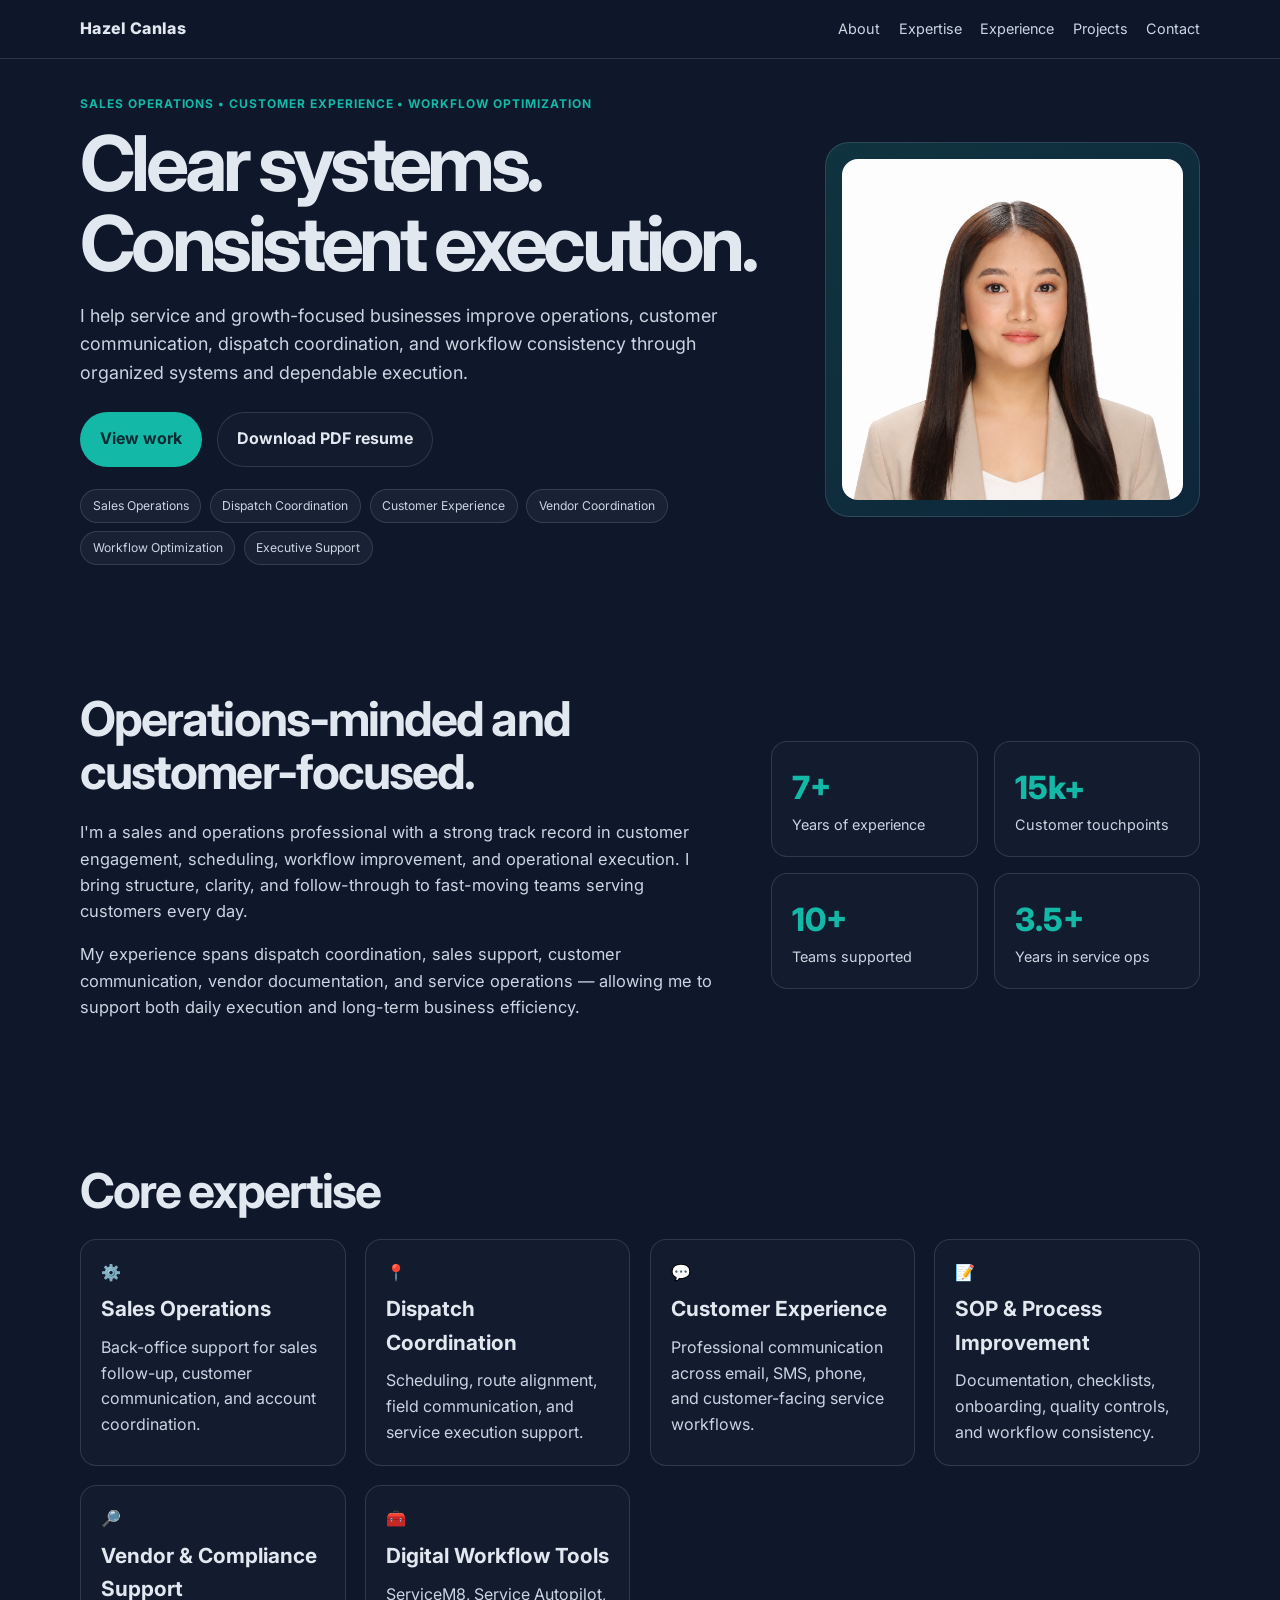
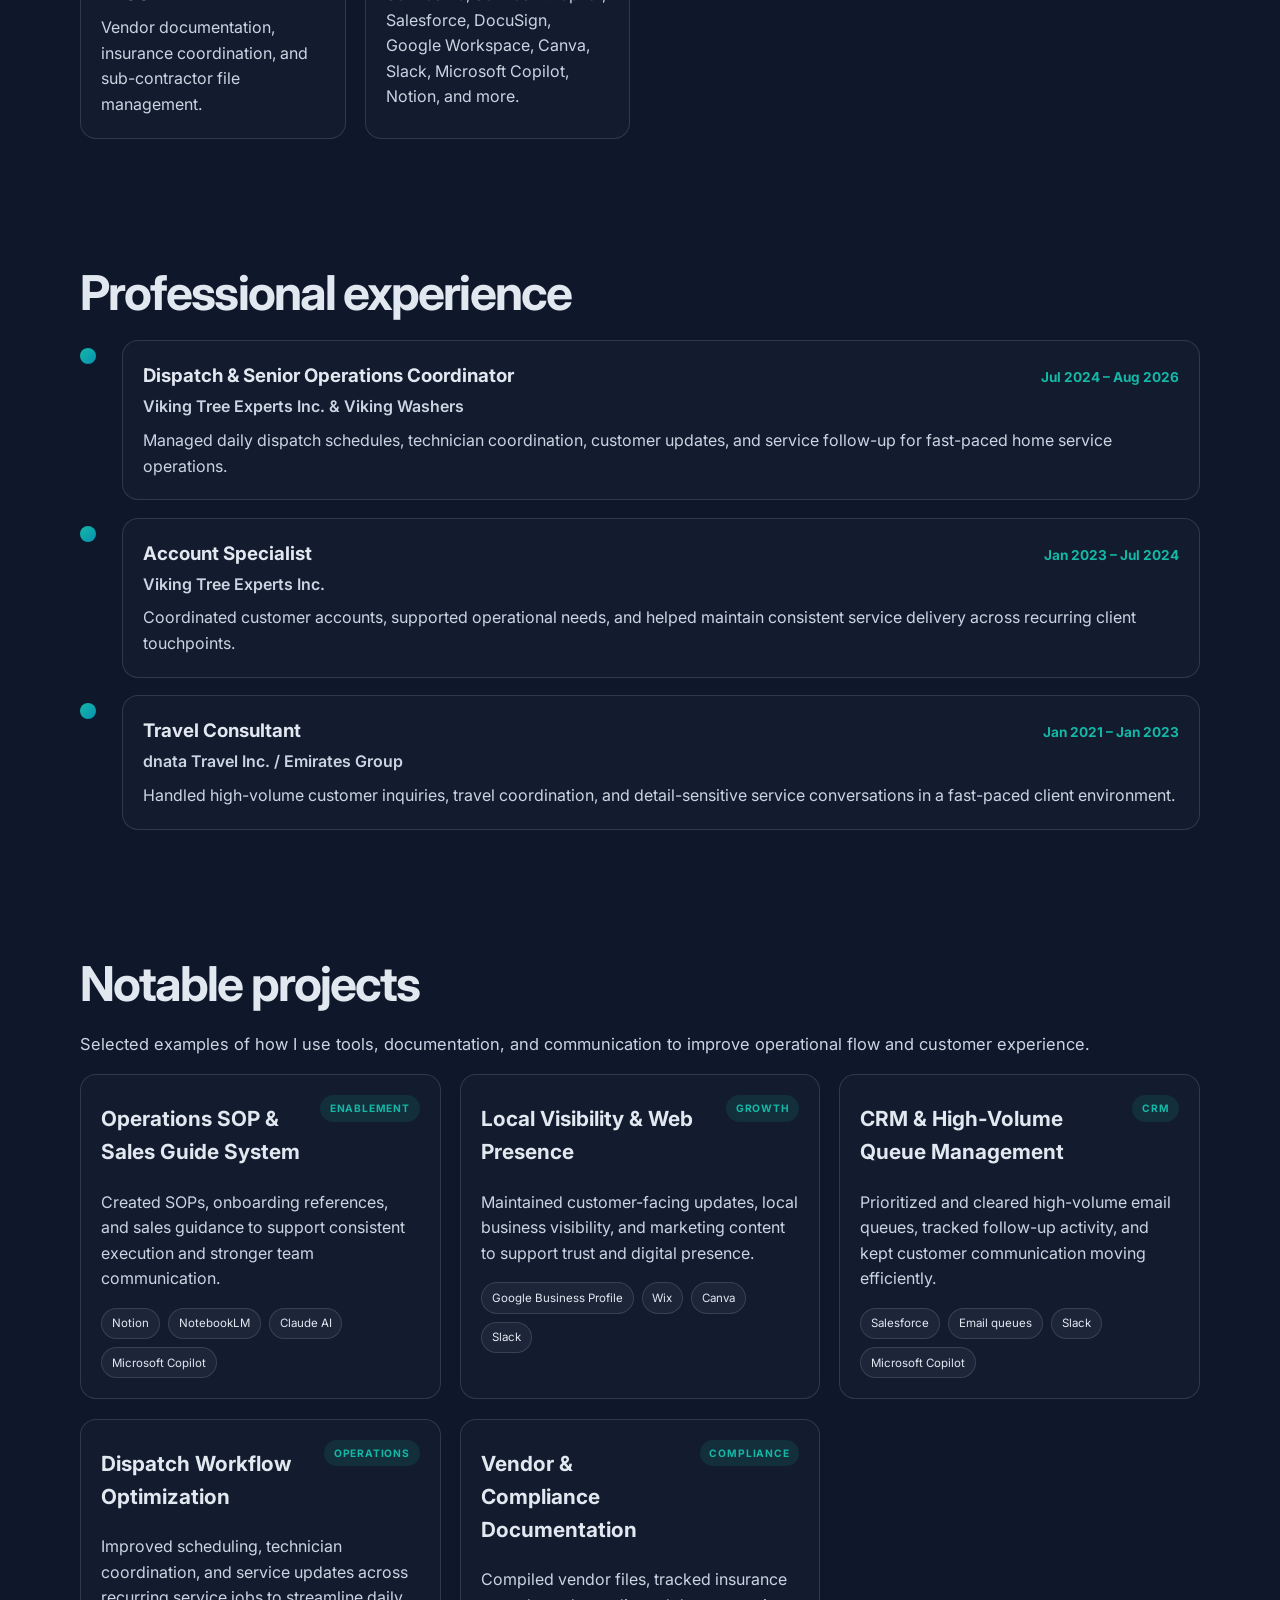
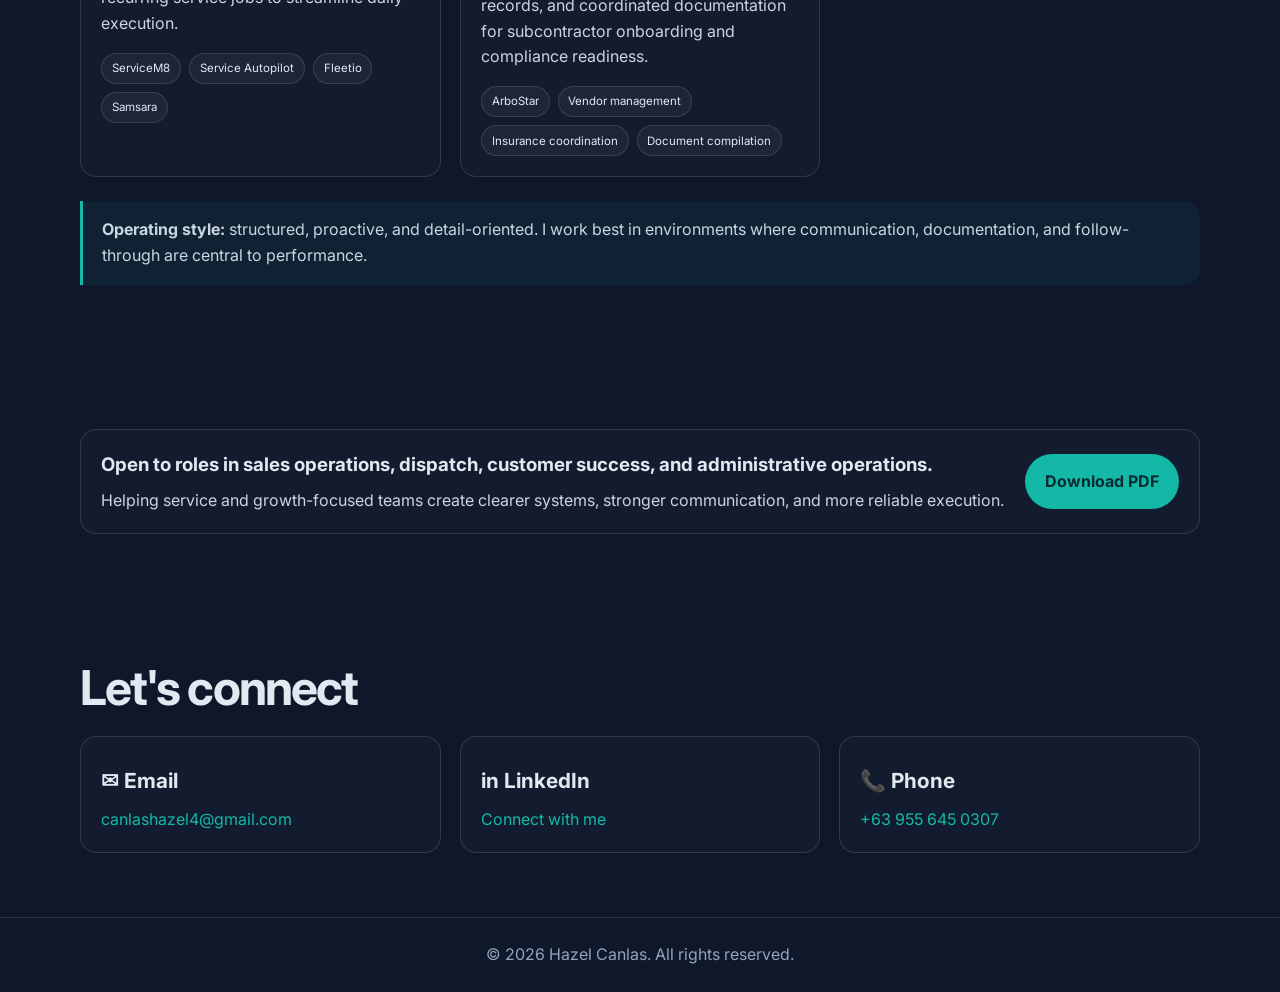
<file: index.html>
<!doctype html>
<html lang="en">
<head>
  <meta charset="UTF-8">
  <meta name="viewport" content="width=device-width, initial-scale=1">
  <meta name="theme-color" content="#0f172a">
  <meta name="description" content="Hazel Canlas — Sales Operations, Customer Experience, and Workflow Optimization professional.">
  <title>Hazel Canlas | Sales Operations & Workflow Optimization</title>
  <link rel="preconnect" href="https://fonts.googleapis.com">
  <link rel="preconnect" href="https://fonts.gstatic.com" crossorigin>
  <link href="https://fonts.googleapis.com/css2?family=Inter:wght@400;500;600;700;800&display=swap" rel="stylesheet">
  <style>
    :root {
      --bg: #0f172a;
      --panel: #172235;
      --teal: #14b8a6;
      --cyan: #0891b2;
      --text: #e2e8f0;
      --muted: #cbd5e1;
      --soft: #94a3b8;
      --line: rgba(148,163,184,.22);
      --white: #ffffff;
      --black: #0b1220;
    }

    * { box-sizing: border-box; }
    html { scroll-behavior: smooth; }
    body {
      margin: 0;
      background: var(--bg);
      color: var(--text);
      font-family: Inter, Arial, sans-serif;
      line-height: 1.6;
    }
    a { color: inherit; text-decoration: none; }
    img { max-width: 100%; display: block; }
    .container { width: min(1120px, calc(100% - 2rem)); margin: 0 auto; }
    .navbar {
      position: sticky;
      top: 0;
      z-index: 5;
      background: rgba(15, 23, 42, 0.92);
      backdrop-filter: blur(12px);
      border-bottom: 1px solid var(--line);
    }
    .nav-container {
      width: min(1120px, calc(100% - 2rem));
      margin: 0 auto;
      padding: 1rem 0;
      display: flex;
      justify-content: space-between;
      align-items: center;
    }
    .nav-logo { font-weight: 800; letter-spacing: .02em; }
    .nav-menu {
      display: flex;
      gap: 1.15rem;
      list-style: none;
      margin: 0;
      padding: 0;
    }
    .nav-link {
      color: var(--muted);
      font-size: .9rem;
    }
    .nav-link:hover { color: var(--teal); }

    .hero {
      padding: 2.2rem 0 4rem;
    }
    .hero-content {
      display: grid;
      grid-template-columns: 1.3fr .7fr;
      gap: 3rem;
      align-items: center;
    }
    .eyebrow {
      color: var(--teal);
      font-size: .75rem;
      font-weight: 700;
      letter-spacing: .08em;
      text-transform: uppercase;
    }
    h1 {
      font-size: clamp(2.5rem, 6vw, 5rem);
      line-height: 1.04;
      letter-spacing: -.06em;
      margin: .7rem 0 1.1rem;
    }
    .hero-description {
      font-size: 1.12rem;
      color: var(--muted);
      max-width: 64ch;
    }
    .cta {
      display: flex;
      flex-wrap: wrap;
      gap: .9rem;
      margin-top: 1.5rem;
    }
    .btn {
      padding: .85rem 1.2rem;
      border-radius: 999px;
      font-weight: 700;
      border: 1px solid transparent;
      display: inline-block;
      cursor: pointer;
      transition: .2s ease;
    }
    .btn-primary {
      background: var(--teal);
      color: #062b32;
    }
    .btn-secondary {
      border: 1px solid var(--line);
      color: var(--text);
      background: rgba(255,255,255,.02);
    }
    .btn:hover { transform: translateY(-1px); }
    .roles {
      display: flex;
      flex-wrap: wrap;
      gap: .55rem;
      margin-top: 1.4rem;
    }
    .role-pill {
      display: inline-block;
      padding: .38rem .72rem;
      border-radius: 999px;
      background: rgba(148,163,184,.08);
      border: 1px solid var(--line);
      color: var(--muted);
      font-size: .76rem;
    }
    .avatar-box {
      padding: 1rem;
      border-radius: 1.5rem;
      background: linear-gradient(135deg, rgba(20,184,166,.18), rgba(8,145,178,.12));
      border: 1px solid var(--line);
    }
    .avatar-box img {
      width: 100%;
      border-radius: 1rem;
    }

    .section { padding: 4rem 0; }
    .section-title {
      font-size: clamp(2rem, 4vw, 3rem);
      line-height: 1.1;
      letter-spacing: -.04em;
      margin: 0 0 1.3rem;
    }
    .lead, .about-text p { color: var(--muted); font-size: 1.03rem; }

    .about-grid {
      display: grid;
      grid-template-columns: 1.2fr .8fr;
      gap: 3rem;
      align-items: center;
    }
    .stats {
      display: grid;
      grid-template-columns: repeat(2, minmax(0, 1fr));
      gap: 1rem;
    }
    .stat {
      background: rgba(255,255,255,.02);
      border: 1px solid var(--line);
      border-radius: 1rem;
      padding: 1.25rem;
    }
    .stat-number {
      font-size: 2rem;
      font-weight: 800;
      color: var(--teal);
    }
    .stat-label { color: var(--muted); font-size: .9rem; }

    .expertise-grid, .projects-grid, .contact-grid {
      display: grid;
      gap: 1.2rem;
    }
    .expertise-grid {
      grid-template-columns: repeat(auto-fit, minmax(245px, 1fr));
    }
    .card, .project-card, .contact-card, .cta-box {
      background: rgba(255,255,255,.02);
      border: 1px solid var(--line);
      border-radius: 1rem;
      padding: 1.25rem;
    }
    .card h3, .project-card h3, .contact-card h3 {
      margin: .45rem 0 .6rem;
      font-size: 1.3rem;
    }
    .card p, .project-card p, .contact-card p { color: var(--muted); margin: 0; }
    .card ul, .project-card ul { padding-left: 1.2rem; color: var(--muted); }

    .timeline {
      display: grid;
      gap: 1.1rem;
    }
    .timeline-item {
      display: grid;
      grid-template-columns: 1.6rem 1fr;
      gap: 1rem;
    }
    .timeline-marker {
      width: 16px;
      height: 16px;
      margin-top: .5rem;
      border-radius: 50%;
      background: linear-gradient(135deg, var(--teal), var(--cyan));
    }
    .timeline-content {
      background: rgba(255,255,255,.02);
      border: 1px solid var(--line);
      border-radius: 1rem;
      padding: 1.25rem;
    }
    .timeline-header {
      display: flex;
      justify-content: space-between;
      gap: 1rem;
      flex-wrap: wrap;
      align-items: baseline;
    }
    .timeline-header h3 { margin: 0; }
    .timeline-date { color: var(--teal); font-size: .85rem; font-weight: 700; }
    .company { color: var(--muted); font-weight: 600; margin: .2rem 0 .5rem; }
    .timeline-content p { margin: 0; color: var(--muted); }

    .projects-grid {
      grid-template-columns: repeat(auto-fit, minmax(280px, 1fr));
    }
    .project-header {
      display: flex;
      justify-content: space-between;
      align-items: flex-start;
      gap: .8rem;
      margin-bottom: .7rem;
    }
    .project-tag {
      display: inline-block;
      padding: .32rem .6rem;
      border-radius: 999px;
      background: rgba(20,184,166,.12);
      color: var(--teal);
      font-size: .64rem;
      white-space: nowrap;
      text-transform: uppercase;
      letter-spacing: .08em;
      font-weight: 700;
    }
    .tool-list {
      display: flex;
      flex-wrap: wrap;
      gap: .5rem;
      margin-top: 1rem;
    }
    .tool-badge {
      background: rgba(148,163,184,.08);
      border: 1px solid var(--line);
      color: var(--text);
      border-radius: 999px;
      padding: .34rem .62rem;
      font-size: .72rem;
    }
    .tools-note {
      margin-top: 1.5rem;
      padding: 1rem 1.2rem;
      border-left: 3px solid var(--teal);
      background: rgba(20,184,166,.07);
      border-radius: 0 1rem 1rem 0;
      color: var(--muted);
    }

    .cta-box {
      display: flex;
      justify-content: space-between;
      align-items: center;
      gap: 1rem;
      flex-wrap: wrap;
    }
    .cta-box h3 { margin: 0 0 .5rem; }
    .cta-box p { margin: 0; color: var(--muted); }

    .contact-grid {
      grid-template-columns: repeat(auto-fit, minmax(220px, 1fr));
    }
    .contact-card a { color: var(--teal); word-break: break-word; }

    .footer {
      border-top: 1px solid var(--line);
      padding: 1.5rem 0;
      text-align: center;
      color: var(--soft);
    }

    @media (max-width: 800px) {
      .hero-content, .about-grid {
        grid-template-columns: 1fr;
      }
      .nav-container {
        flex-direction: column;
        gap: .6rem;
      }
      .nav-menu {
        flex-wrap: wrap;
        justify-content: center;
      }
    }
  </style>
</head>
<body>
  <nav class="navbar">
    <div class="nav-container">
      <div class="nav-logo"><a href="#home">Hazel Canlas</a></div>
      <ul class="nav-menu">
        <li><a class="nav-link" href="#about">About</a></li>
        <li><a class="nav-link" href="#expertise">Expertise</a></li>
        <li><a class="nav-link" href="#experience">Experience</a></li>
        <li><a class="nav-link" href="#projects">Projects</a></li>
        <li><a class="nav-link" href="#contact">Contact</a></li>
      </ul>
    </div>
  </nav>

  <main>
    <section id="home" class="hero">
      <div class="container hero-content">
        <div>
          <div class="eyebrow">Sales operations • customer experience • workflow optimization</div>
          <h1>Clear systems.<br>Consistent execution.</h1>
          <p class="hero-description">I help service and growth-focused businesses improve operations, customer communication, dispatch coordination, and workflow consistency through organized systems and dependable execution.</p>
          <div class="cta">
            <a class="btn btn-primary" href="#projects">View work</a>
            <a class="btn btn-secondary" href="HAZEL%20SARMIENTO%20CANLAS.pdf" download>Download PDF resume</a>
          </div>
          <div class="roles">
            <span class="role-pill">Sales Operations</span>
            <span class="role-pill">Dispatch Coordination</span>
            <span class="role-pill">Customer Experience</span>
            <span class="role-pill">Vendor Coordination</span>
            <span class="role-pill">Workflow Optimization</span>
            <span class="role-pill">Executive Support</span>
          </div>
        </div>
        <div class="avatar-box"><img src="profile.jpg" alt="Hazel Canlas"></div>
      </div>
    </section>

    <section id="about" class="section">
      <div class="container about-grid">
        <div class="about-text">
          <h2 class="section-title">Operations-minded and customer-focused.</h2>
          <p>I'm a sales and operations professional with a strong track record in customer engagement, scheduling, workflow improvement, and operational execution. I bring structure, clarity, and follow-through to fast-moving teams serving customers every day.</p>
          <p>My experience spans dispatch coordination, sales support, customer communication, vendor documentation, and service operations — allowing me to support both daily execution and long-term business efficiency.</p>
        </div>
        <div class="stats">
          <div class="stat">
            <div class="stat-number">7+</div>
            <div class="stat-label">Years of experience</div>
          </div>
          <div class="stat">
            <div class="stat-number">15k+</div>
            <div class="stat-label">Customer touchpoints</div>
          </div>
          <div class="stat">
            <div class="stat-number">10+</div>
            <div class="stat-label">Teams supported</div>
          </div>
          <div class="stat">
            <div class="stat-number">3.5+</div>
            <div class="stat-label">Years in service ops</div>
          </div>
        </div>
      </div>
    </section>

    <section id="expertise" class="section">
      <div class="container">
        <h2 class="section-title">Core expertise</h2>
        <div class="expertise-grid">
          <article class="card">
            <div>⚙️</div>
            <h3>Sales Operations</h3>
            <p>Back-office support for sales follow-up, customer communication, and account coordination.</p>
          </article>
          <article class="card">
            <div>📍</div>
            <h3>Dispatch Coordination</h3>
            <p>Scheduling, route alignment, field communication, and service execution support.</p>
          </article>
          <article class="card">
            <div>💬</div>
            <h3>Customer Experience</h3>
            <p>Professional communication across email, SMS, phone, and customer-facing service workflows.</p>
          </article>
          <article class="card">
            <div>📝</div>
            <h3>SOP & Process Improvement</h3>
            <p>Documentation, checklists, onboarding, quality controls, and workflow consistency.</p>
          </article>
          <article class="card">
            <div>🔎</div>
            <h3>Vendor & Compliance Support</h3>
            <p>Vendor documentation, insurance coordination, and sub-contractor file management.</p>
          </article>
          <article class="card">
            <div>🧰</div>
            <h3>Digital Workflow Tools</h3>
            <p>ServiceM8, Service Autopilot, Salesforce, DocuSign, Google Workspace, Canva, Slack, Microsoft Copilot, Notion, and more.</p>
          </article>
        </div>
      </div>
    </section>

    <section id="experience" class="section">
      <div class="container">
        <h2 class="section-title">Professional experience</h2>
        <div class="timeline">
          <article class="timeline-item">
            <div class="timeline-marker"></div>
            <div class="timeline-content">
              <div class="timeline-header">
                <h3>Dispatch & Senior Operations Coordinator</h3>
                <span class="timeline-date">Jul 2024 – Aug 2026</span>
              </div>
              <div class="company">Viking Tree Experts Inc. & Viking Washers</div>
              <p>Managed daily dispatch schedules, technician coordination, customer updates, and service follow-up for fast-paced home service operations.</p>
            </div>
          </article>

          <article class="timeline-item">
            <div class="timeline-marker"></div>
            <div class="timeline-content">
              <div class="timeline-header">
                <h3>Account Specialist</h3>
                <span class="timeline-date">Jan 2023 – Jul 2024</span>
              </div>
              <div class="company">Viking Tree Experts Inc.</div>
              <p>Coordinated customer accounts, supported operational needs, and helped maintain consistent service delivery across recurring client touchpoints.</p>
            </div>
          </article>

          <article class="timeline-item">
            <div class="timeline-marker"></div>
            <div class="timeline-content">
              <div class="timeline-header">
                <h3>Travel Consultant</h3>
                <span class="timeline-date">Jan 2021 – Jan 2023</span>
              </div>
              <div class="company">dnata Travel Inc. / Emirates Group</div>
              <p>Handled high-volume customer inquiries, travel coordination, and detail-sensitive service conversations in a fast-paced client environment.</p>
            </div>
          </article>
        </div>
      </div>
    </section>

    <section id="projects" class="section">
      <div class="container">
        <h2 class="section-title">Notable projects</h2>
        <p class="lead">Selected examples of how I use tools, documentation, and communication to improve operational flow and customer experience.</p>
        <div class="projects-grid">
          <article class="project-card">
            <div class="project-header">
              <h3>Operations SOP & Sales Guide System</h3>
              <span class="project-tag">Enablement</span>
            </div>
            <p>Created SOPs, onboarding references, and sales guidance to support consistent execution and stronger team communication.</p>
            <div class="tool-list">
              <span class="tool-badge">Notion</span>
              <span class="tool-badge">NotebookLM</span>
              <span class="tool-badge">Claude AI</span>
              <span class="tool-badge">Microsoft Copilot</span>
            </div>
          </article>

          <article class="project-card">
            <div class="project-header">
              <h3>Local Visibility & Web Presence</h3>
              <span class="project-tag">Growth</span>
            </div>
            <p>Maintained customer-facing updates, local business visibility, and marketing content to support trust and digital presence.</p>
            <div class="tool-list">
              <span class="tool-badge">Google Business Profile</span>
              <span class="tool-badge">Wix</span>
              <span class="tool-badge">Canva</span>
              <span class="tool-badge">Slack</span>
            </div>
          </article>

          <article class="project-card">
            <div class="project-header">
              <h3>CRM & High-Volume Queue Management</h3>
              <span class="project-tag">CRM</span>
            </div>
            <p>Prioritized and cleared high-volume email queues, tracked follow-up activity, and kept customer communication moving efficiently.</p>
            <div class="tool-list">
              <span class="tool-badge">Salesforce</span>
              <span class="tool-badge">Email queues</span>
              <span class="tool-badge">Slack</span>
              <span class="tool-badge">Microsoft Copilot</span>
            </div>
          </article>

          <article class="project-card">
            <div class="project-header">
              <h3>Dispatch Workflow Optimization</h3>
              <span class="project-tag">Operations</span>
            </div>
            <p>Improved scheduling, technician coordination, and service updates across recurring service jobs to streamline daily execution.</p>
            <div class="tool-list">
              <span class="tool-badge">ServiceM8</span>
              <span class="tool-badge">Service Autopilot</span>
              <span class="tool-badge">Fleetio</span>
              <span class="tool-badge">Samsara</span>
            </div>
          </article>

          <article class="project-card">
            <div class="project-header">
              <h3>Vendor & Compliance Documentation</h3>
              <span class="project-tag">Compliance</span>
            </div>
            <p>Compiled vendor files, tracked insurance records, and coordinated documentation for subcontractor onboarding and compliance readiness.</p>
            <div class="tool-list">
              <span class="tool-badge">ArboStar</span>
              <span class="tool-badge">Vendor management</span>
              <span class="tool-badge">Insurance coordination</span>
              <span class="tool-badge">Document compilation</span>
            </div>
          </article>
        </div>
        <p class="tools-note"><strong>Operating style:</strong> structured, proactive, and detail-oriented. I work best in environments where communication, documentation, and follow-through are central to performance.</p>
      </div>
    </section>

    <section class="section">
      <div class="container">
        <div class="cta-box">
          <div>
            <h3>Open to roles in sales operations, dispatch, customer success, and administrative operations.</h3>
            <p>Helping service and growth-focused teams create clearer systems, stronger communication, and more reliable execution.</p>
          </div>
          <div>
            <a class="btn btn-primary" href="HAZEL%20SARMIENTO%20CANLAS.pdf" download>Download PDF</a>
          </div>
        </div>
      </div>
    </section>

    <section id="contact" class="section">
      <div class="container">
        <h2 class="section-title">Let's connect</h2>
        <div class="contact-grid">
          <article class="contact-card">
            <h3>✉ Email</h3>
            <a href="mailto:canlashazel4@gmail.com">canlashazel4@gmail.com</a>
          </article>
          <article class="contact-card">
            <h3>in LinkedIn</h3>
            <a href="https://www.linkedin.com/in/hazel-canlas-20bb25263" target="_blank" rel="noopener">Connect with me</a>
          </article>
          <article class="contact-card">
            <h3>📞 Phone</h3>
            <a href="tel:+6395556450307">+63 955 645 0307</a>
          </article>
        </div>
      </div>
    </section>
  </main>

  <footer class="footer">© 2026 Hazel Canlas. All rights reserved.</footer>
</body>
</html>
</file>
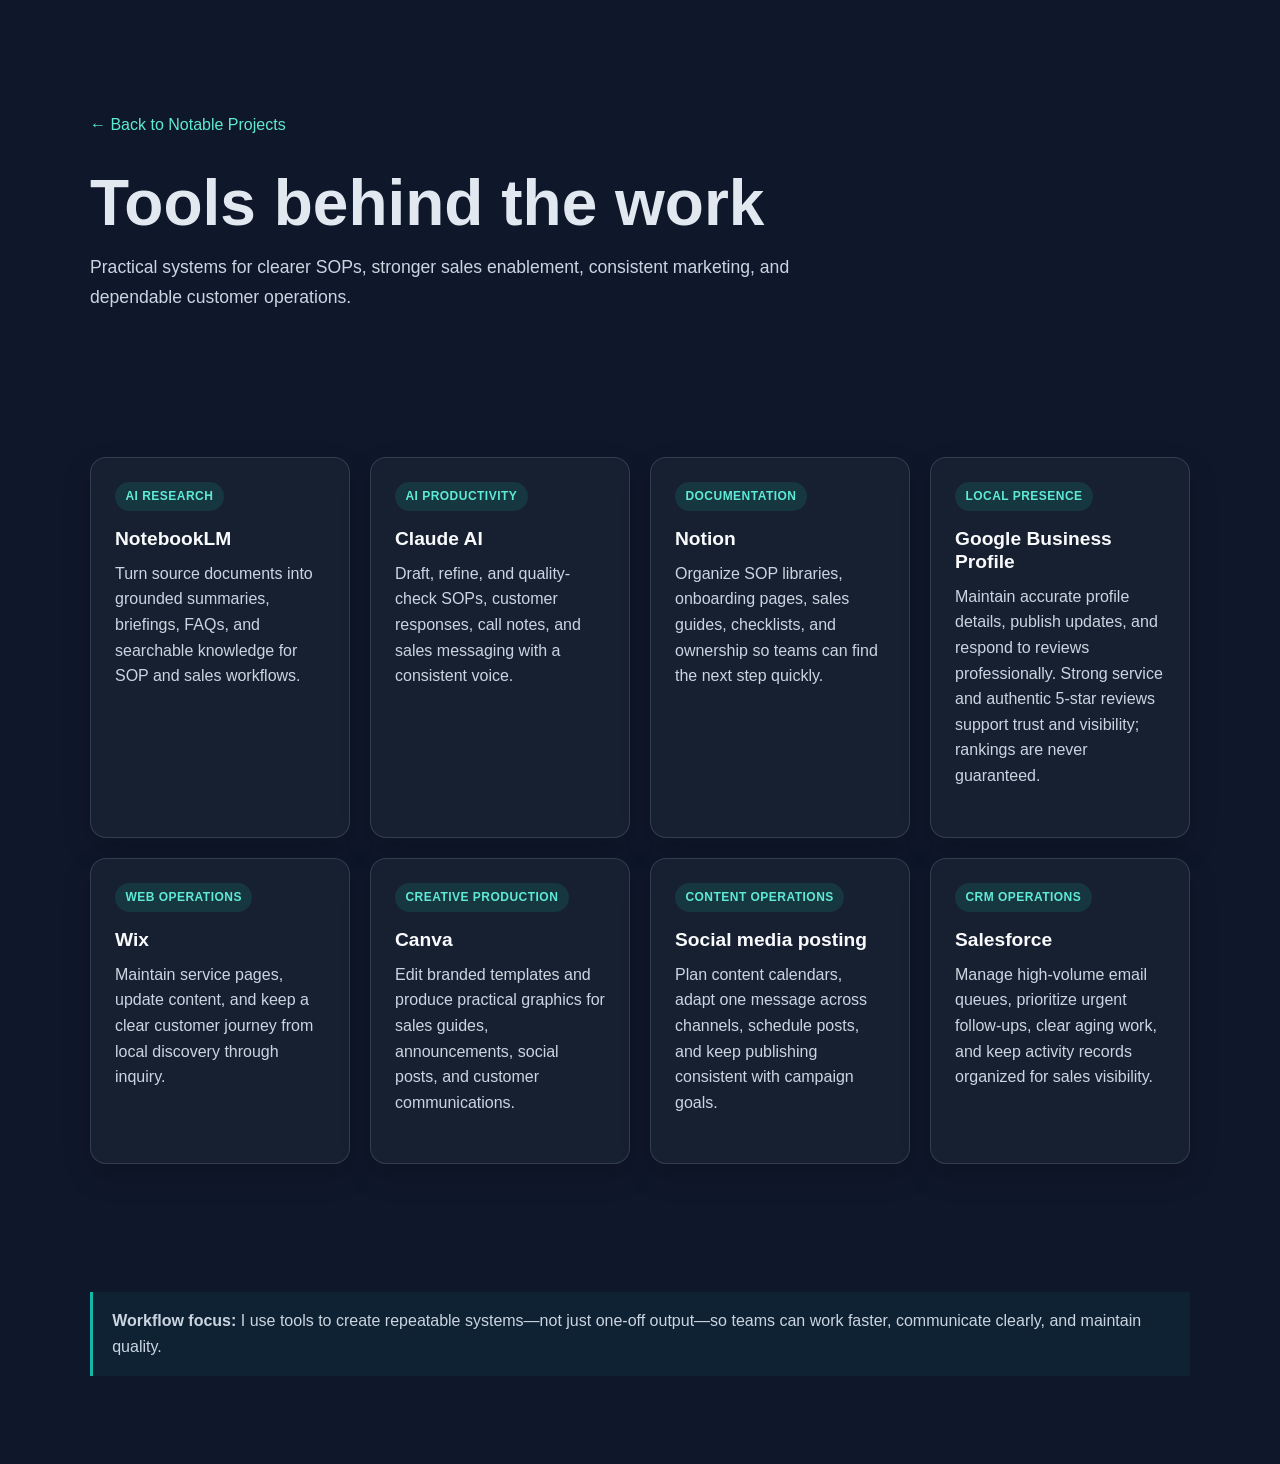
<file: notable-tools.html>
<!doctype html>
<html lang="en">
<head>
  <meta charset="UTF-8">
  <meta name="viewport" content="width=device-width, initial-scale=1">
  <meta name="description" content="Hazel Canlas — tools and workflows used across notable projects.">
  <title>Notable Projects &amp; Tools | Hazel Canlas</title>
  <link rel="stylesheet" href="css/styles.css?v=20260923-1">
  <style>
    .tools-page{min-height:100vh;padding:7rem 1.5rem 4rem;background:#0f172a;color:#e2e8f0}.tools-wrap{max-width:1100px;margin:auto}.tools-back{display:inline-block;margin-bottom:2rem;color:#5eead4;text-decoration:none}.tools-intro{max-width:700px;margin-bottom:3rem}.tools-intro h1{font-size:clamp(2.2rem,5vw,4rem);line-height:1.05;margin-bottom:1rem}.tools-intro p{color:#cbd5e1;font-size:1.1rem;line-height:1.7}.tools-grid{display:grid;grid-template-columns:repeat(auto-fit,minmax(250px,1fr));gap:1.25rem}.tool-card{padding:1.5rem;border:1px solid rgba(148,163,184,.22);border-radius:1rem;background:rgba(26,35,50,.8);box-shadow:0 12px 30px rgba(0,0,0,.16)}.tool-card h2{font-size:1.2rem;color:#f8fafc;margin-bottom:.7rem}.tool-card p{color:#cbd5e1;line-height:1.6}.tool-label{display:inline-block;margin-bottom:1rem;padding:.3rem .65rem;border-radius:999px;background:rgba(20,184,166,.14);color:#5eead4;font-size:.75rem;font-weight:700;letter-spacing:.04em;text-transform:uppercase}.tools-note{margin-top:2rem;padding:1rem 1.2rem;border-left:3px solid #14b8a6;color:#cbd5e1;background:rgba(20,184,166,.07);line-height:1.6}
  </style>
</head>
<body>
  <main class="tools-page">
    <div class="tools-wrap">
      <a class="tools-back" href="index.html#projects">← Back to Notable Projects</a>
      <header class="tools-intro">
        <h1>Tools behind the work</h1>
        <p>Practical systems for clearer SOPs, stronger sales enablement, consistent marketing, and dependable customer operations.</p>
      </header>
      <section class="tools-grid" aria-label="Tools and workflows">
        <article class="tool-card"><span class="tool-label">AI research</span><h2>NotebookLM</h2><p>Turn source documents into grounded summaries, briefings, FAQs, and searchable knowledge for SOP and sales workflows.</p></article>
        <article class="tool-card"><span class="tool-label">AI productivity</span><h2>Claude AI</h2><p>Draft, refine, and quality-check SOPs, customer responses, call notes, and sales messaging with a consistent voice.</p></article>
        <article class="tool-card"><span class="tool-label">Documentation</span><h2>Notion</h2><p>Organize SOP libraries, onboarding pages, sales guides, checklists, and ownership so teams can find the next step quickly.</p></article>
        <article class="tool-card"><span class="tool-label">Local presence</span><h2>Google Business Profile</h2><p>Maintain accurate profile details, publish updates, and respond to reviews professionally. Strong service and authentic 5-star reviews support trust and visibility; rankings are never guaranteed.</p></article>
        <article class="tool-card"><span class="tool-label">Web operations</span><h2>Wix</h2><p>Maintain service pages, update content, and keep a clear customer journey from local discovery through inquiry.</p></article>
        <article class="tool-card"><span class="tool-label">Creative production</span><h2>Canva</h2><p>Edit branded templates and produce practical graphics for sales guides, announcements, social posts, and customer communications.</p></article>
        <article class="tool-card"><span class="tool-label">Content operations</span><h2>Social media posting</h2><p>Plan content calendars, adapt one message across channels, schedule posts, and keep publishing consistent with campaign goals.</p></article>
        <article class="tool-card"><span class="tool-label">CRM operations</span><h2>Salesforce</h2><p>Manage high-volume email queues, prioritize urgent follow-ups, clear aging work, and keep activity records organized for sales visibility.</p></article>
      </section>
      <p class="tools-note"><strong>Workflow focus:</strong> I use tools to create repeatable systems—not just one-off output—so teams can work faster, communicate clearly, and maintain quality.</p>
    </div>
  </main>
</body>
</html>
</file>
<file: css/styles.css>
/* LIVE ROOT SITE OVERRIDE — loaded by css/styles.css */
:root{--primary-color:#14b8a6;--primary-dark:#0d9488;--secondary-color:#0891b2;--bg-dark:#0f172a;--bg-secondary:#1a2332;--text-primary:#e2e8f0;--text-secondary:#cbd5e1;--text-muted:#94a3b8;--border-color:#334155;--accent-gradient:linear-gradient(135deg,#14b8a6 0%,#0891b2 100%)}
*{box-sizing:border-box;margin:0;padding:0}html{scroll-behavior:smooth}body{background-color:#0f172a!important;color:#e2e8f0!important;font-family:Inter,-apple-system,BlinkMacSystemFont,"Segoe UI",sans-serif;line-height:1.6;overflow-x:hidden}a{color:#14b8a6;text-decoration:none}p{color:#cbd5e1;margin-bottom:1.5rem}h1,h2,h3,h4,h5,h6{font-family:Poppins,Inter,sans-serif;font-weight:700;line-height:1.2}.navbar{position:fixed!important;top:0;left:0;right:0;height:70px;background:rgba(15,23,42,.96)!important;border-bottom:1px solid #334155;z-index:1000}.nav-container{max-width:1200px;height:70px;margin:auto;padding:0 2rem;display:flex;align-items:center;justify-content:space-between}.nav-logo a{font-size:1.5rem;font-weight:700;background:linear-gradient(135deg,#14b8a6,#0891b2);-webkit-background-clip:text;color:transparent}.nav-menu{display:flex;gap:2rem;list-style:none}.nav-link{color:#cbd5e1;font-weight:600}.cta-link{background:linear-gradient(135deg,#14b8a6,#0891b2);color:#fff;padding:.5rem 1.5rem;border-radius:.75rem}.hero{position:relative;margin-top:70px;min-height:100vh;display:flex;align-items:center;background:radial-gradient(circle at 85% 20%,rgba(20,184,166,.16),transparent 34%),linear-gradient(135deg,rgba(20,184,166,.08),rgba(8,145,178,.04));overflow:hidden}.hero:before{content:"";position:absolute;width:600px;height:600px;right:-250px;top:-250px;border-radius:50%;background:radial-gradient(circle,rgba(20,184,166,.2),transparent 70%)}.hero-content{width:100%;max-width:1200px;margin:auto;padding:0 2rem;display:grid;grid-template-columns:1fr 1fr;align-items:center;gap:4rem;position:relative;z-index:1}.hero-title{font-size:clamp(2.5rem,6vw,4rem);background:linear-gradient(135deg,#14b8a6,#0891b2);-webkit-background-clip:text;color:transparent;margin-bottom:1rem}.hero-subtitle{font-size:1.2rem;color:#14b8a6;font-weight:700}.hero-description{font-size:1.1rem;line-height:1.8}.hero-cta{display:flex;gap:1rem;flex-wrap:wrap;margin:2rem 0}.btn{display:inline-flex;align-items:center;justify-content:center;padding:.8rem 2rem;border-radius:.75rem;font-weight:700;border:2px solid transparent}.btn-primary{background:linear-gradient(135deg,#14b8a6,#0891b2);color:#fff;box-shadow:0 10px 30px rgba(20,184,166,.25)}.btn-secondary{border-color:#14b8a6;color:#14b8a6}.hero-links{display:flex;gap:1rem}.social-link{display:grid;place-items:center;width:48px;height:48px;border-radius:50%;border:1px solid #14b8a6;color:#14b8a6}.hero-visual{display:flex;justify-content:center;align-items:center}.hero-avatar{width:260px!important;height:260px!important;border-radius:50%;padding:6px;background:linear-gradient(135deg,#14b8a6,#0891b2);box-shadow:0 0 0 12px rgba(20,184,166,.1),0 20px 50px rgba(0,0,0,.35);animation:float 3s ease-in-out infinite}.hero-avatar img{display:block;width:100%!important;height:100%!important;object-fit:cover;border-radius:50%;border:4px solid #0f172a}.hero-scroll{position:absolute;bottom:2rem;left:50%;transform:translateX(-50%);color:#94a3b8;text-align:center}.hero-scroll span{display:block}.container{max-width:1200px;margin:auto;padding:0 2rem}section{padding:6rem 0}.section-title{text-align:center;font-size:clamp(2rem,5vw,3rem);margin-bottom:3rem}.section-title:after{content:"";display:block;width:60px;height:4px;background:linear-gradient(135deg,#14b8a6,#0891b2);margin:1rem auto;border-radius:4px}.about,.experience{background:linear-gradient(180deg,rgba(20,184,166,.04),transparent)}.about-content{display:grid;grid-template-columns:1.5fr 1fr;gap:4rem}.about-text strong{color:#14b8a6}.about-stats{display:grid;grid-template-columns:1fr 1fr;gap:1.5rem}.stat,.expertise-card,.project-card,.timeline-content,.contact-card,.contact-cta{background:#1a2332!important;border:1px solid #334155;border-radius:1rem}.stat{padding:1.5rem;text-align:center}.stat-number{font-size:2.5rem;font-weight:700;background:linear-gradient(135deg,#14b8a6,#0891b2);-webkit-background-clip:text;color:transparent}.stat-label{color:#94a3b8;text-transform:uppercase;font-size:.85rem}.expertise,.projects{background:rgba(20,184,166,.025)}.expertise-grid,.projects-grid{display:grid;grid-template-columns:repeat(auto-fit,minmax(300px,1fr));gap:2rem}.expertise-card,.project-card{padding:1.75rem;transition:.3s}.expertise-card:hover,.project-card:hover,.contact-card:hover{transform:translateY(-5px);border-color:#14b8a6;box-shadow:0 15px 35px rgba(20,184,166,.15)}.expertise-icon{width:54px;height:54px;display:grid;place-items:center;border-radius:50%;background:rgba(20,184,166,.12);border:1px solid #14b8a6;font-size:1.6rem;margin-bottom:1rem}.expertise-list,.timeline-achievements{list-style:none}.expertise-list li,.timeline-achievements li{color:#cbd5e1;margin:.5rem 0;padding-left:1.2rem}.timeline{position:relative}.timeline:before{content:"";position:absolute;left:50%;top:0;bottom:0;width:2px;background:#334155}.timeline-item{display:grid;grid-template-columns:1fr 1fr;gap:2rem;margin-bottom:2rem;position:relative}.timeline-item:nth-child(odd) .timeline-content{grid-column:1}.timeline-item:nth-child(even) .timeline-content{grid-column:2}.timeline-content{padding:1.5rem}.timeline-marker{position:absolute;left:50%;top:1rem;transform:translateX(-50%);width:16px;height:16px;border-radius:50%;background:#14b8a6;border:4px solid #0f172a}.timeline-date,.timeline-company{color:#14b8a6}.project-header{display:flex;justify-content:space-between;gap:1rem;margin-bottom:1rem}.project-title{color:#e2e8f0}.project-tag{background:#14b8a6;color:#0f172a;padding:.25rem .75rem;border-radius:1rem;font-size:.8rem;font-weight:700}.project-tools{display:flex;gap:.5rem;flex-wrap:wrap}.tool-badge{color:#14b8a6;border:1px solid rgba(20,184,166,.4);padding:.35rem .7rem;border-radius:2rem;font-size:.8rem}.contact{background:linear-gradient(135deg,rgba(20,184,166,.07),rgba(8,145,178,.07))}.contact-subtitle{text-align:center;max-width:650px;margin:0 auto 3rem}.contact-grid{display:grid;grid-template-columns:repeat(auto-fit,minmax(230px,1fr));gap:2rem}.contact-card{text-align:center;padding:1.5rem}.contact-card h3{color:#14b8a6}.contact-value a{color:#e2e8f0;font-weight:700}.contact-cta{text-align:center;padding:2.5rem;margin-top:2rem}.footer{background:#1a2332;border-top:1px solid #334155;padding:3rem 0}.footer-content{display:grid;grid-template-columns:repeat(auto-fit,minmax(220px,1fr));gap:2rem}.footer-section h3{color:#e2e8f0}.footer-section ul{list-style:none}.footer-bottom{text-align:center;color:#94a3b8;border-top:1px solid #334155;padding-top:1.5rem;margin-top:2rem}@keyframes float{0%,100%{transform:translateY(0)}50%{transform:translateY(-12px)}}@media(max-width:900px){.hero-content,.about-content{grid-template-columns:1fr}.hero-text{text-align:center}.hero-cta,.hero-links{justify-content:center}.hero-visual{order:-1}.nav-menu{display:none}.timeline:before{left:15px}.timeline-item{grid-template-columns:1fr;padding-left:2.5rem}.timeline-item:nth-child(even) .timeline-content,.timeline-item:nth-child(odd) .timeline-content{grid-column:1}.timeline-marker{left:15px}}@media(max-width:600px){section{padding:4rem 0}.container,.hero-content{padding-left:1rem;padding-right:1rem}.hero-avatar{width:190px!important;height:190px!important}.hero-cta{flex-direction:column}.btn{width:100%}.about-stats{grid-template-columns:1fr}}
</file>
